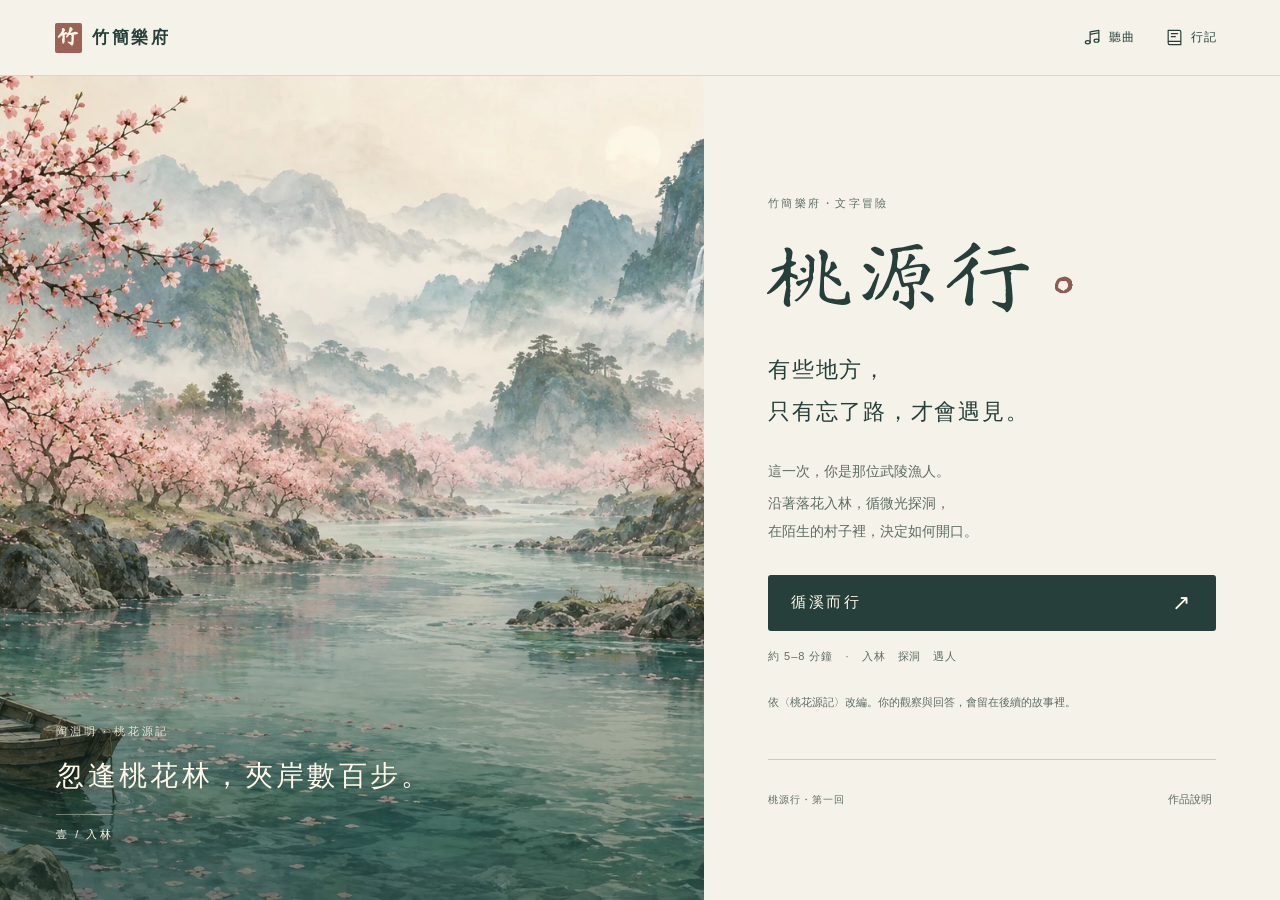
<file: adventure/index.html>
<!doctype html>
<html lang="zh-Hant">
<head>
<meta charset="utf-8"><meta name="viewport" content="width=device-width,initial-scale=1,viewport-fit=cover">
<meta name="theme-color" content="#f5f2e9">
<title>桃源行｜竹簡樂府文字冒險</title>
<meta name="description" content="成為那位緣溪而行的漁人。走入桃林、穿過山口、與村人交談，讓你的選擇留在故事裡。">
<link rel="icon" href="../favicon.png"><link rel="preload" as="image" href="./assets/forest.webp">
<link rel="stylesheet" href="./style.css?v=20261015c">
<script defer src="./story.js?v=20261015c"></script><script defer src="./app.js?v=20261015c"></script>
</head>
<body>
<a class="skip" href="#reading">跳到故事</a>
<header class="topbar"><a class="brand" href="../" aria-label="回竹簡樂府"><span class="seal" aria-hidden="true">竹</span><span>竹簡樂府</span></a>
<div class="tools"><button id="music" class="tool" aria-label="播放桃花源記歌曲" aria-pressed="false"><svg viewBox="0 0 24 24" aria-hidden="true"><path d="M9 18V5l11-2v13M9 8l11-2"/><ellipse cx="6" cy="18" rx="3" ry="2"/><ellipse cx="17" cy="16" rx="3" ry="2"/></svg><span id="music-label">聽曲</span></button><button id="journal" class="tool"><svg viewBox="0 0 24 24" aria-hidden="true"><path d="M4 3h14a2 2 0 0 1 2 2v16H6a2 2 0 0 1-2-2V3Zm0 14h16M8 7h8M8 11h5"/></svg><span>行記</span></button></div></header>
<main class="layout">
<section class="landscape" aria-label="故事場景">
<img id="scene" src="./assets/forest.webp" alt="桃花夾岸，漁舟停在青綠溪水邊" width="1536" height="1024" fetchpriority="high">
<div class="art-wash"></div><div class="petals" aria-hidden="true"><i></i><i></i><i></i><i></i><i></i></div>
<div class="scene-caption"><span class="scene-kicker">陶淵明 · 桃花源記</span><p id="scene-line">忽逢桃花林，夾岸數百步。</p><span id="scene-count">壹 / 入林</span></div>
</section>
<section class="reading" id="reading">
<div id="welcome" class="welcome">
<p class="eyebrow">竹簡樂府・文字冒險</p><h1>桃源行<span class="title-dot">。</span></h1>
<p class="tagline">有些地方，<br>只有忘了路，才會遇見。</p>
<div class="intro"><p>這一次，你是那位武陵漁人。</p><p>沿著落花入林，循微光探洞，<br>在陌生的村子裡，決定如何開口。</p></div>
<button class="primary" id="start">循溪而行 <span aria-hidden="true">↗</span></button>
<button class="resume" id="resume" hidden>接續上次的旅程 <span aria-hidden="true">→</span></button>
<p class="duration">約 5–8 分鐘 <span>·</span> 入林　探洞　遇人</p>
<p class="adaptation">依〈桃花源記〉改編。你的觀察與回答，會留在後續的故事裡。</p>
</div>
<article id="play" hidden>
<nav class="chapters" aria-label="旅程進度"><span data-chapter="0">壹 入林</span><b></b><span data-chapter="1">貳 探洞</span><b></b><span data-chapter="2">參 遇人</span></nav>
<div id="passage"><p class="eyebrow" id="moment"></p><h1 id="story-title" tabindex="-1"></h1><div id="prose" class="prose"></div><p id="echo" class="echo" hidden></p><div class="choices" id="choices" aria-label="選擇你的行動"></div><div id="ending" hidden></div></div>
<div class="reading-tools"><button id="back">← 上一個選擇</button><button id="source">讀這一段原文 <span aria-hidden="true">↗</span></button></div>
</article>
<footer class="footnote"><span>桃源行・第一回</span><button id="about">作品說明</button></footer>
</section>
</main>
<p id="status" class="status" role="status"></p>
<dialog id="sheet" aria-labelledby="sheet-title"><div class="sheet-head"><h2 id="sheet-title"></h2><button id="close-sheet" aria-label="關閉視窗">×</button></div><div id="sheet-body"></div></dialog>
<audio id="song" preload="none" loop src="../storybook-preview/original/song.mp3"></audio>
<noscript><p class="noscript">請啟用 JavaScript 開始文字冒險。也可以<a href="../">回竹簡樂府聽曲</a>。</p></noscript>
</body></html>
</file>
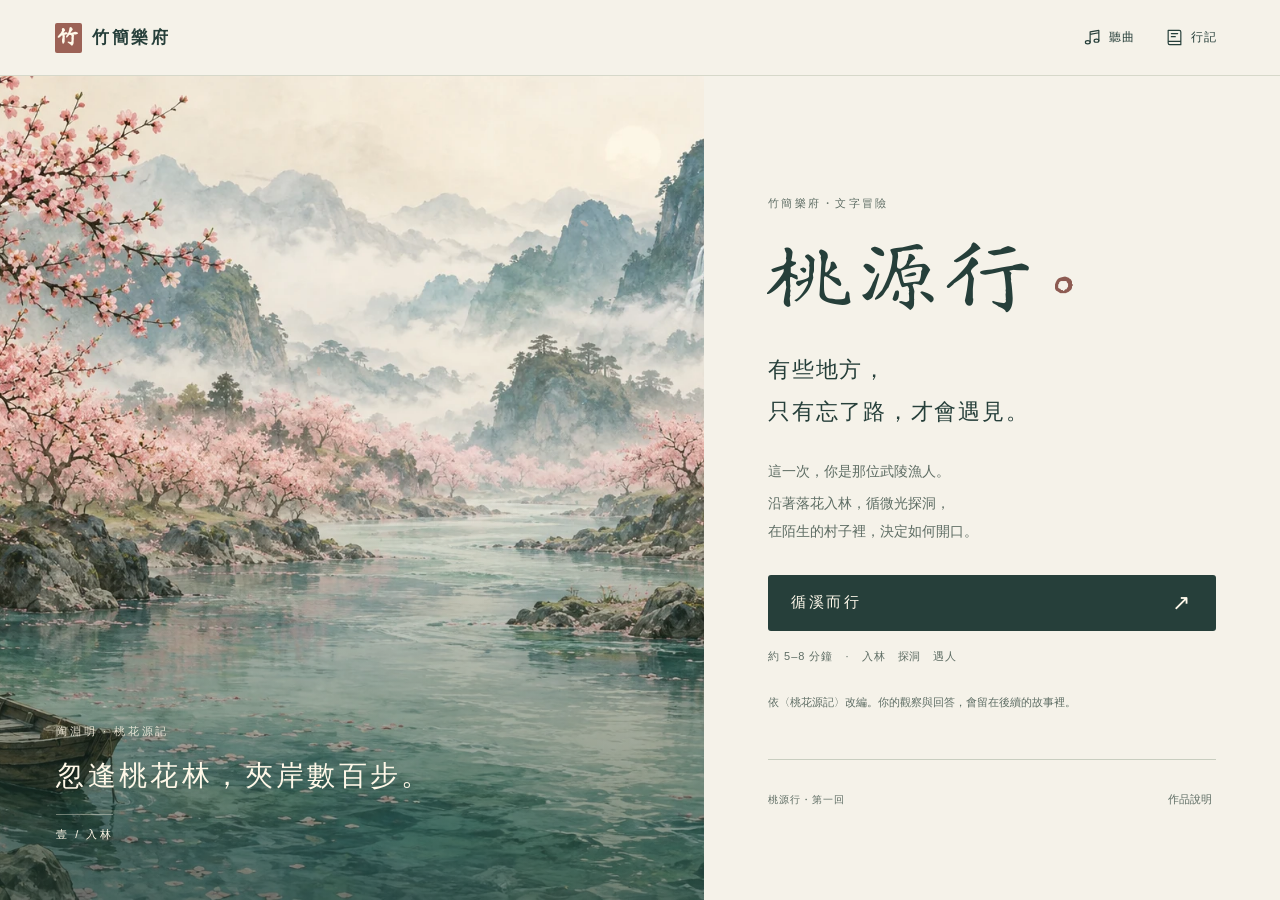
<file: storybook-preview/index.html>
<!doctype html><html lang="zh-Hant"><meta charset="utf-8"><meta name="viewport" content="width=device-width,initial-scale=1"><meta http-equiv="refresh" content="0;url=../adventure/"><title>前往桃源行｜竹簡樂府</title><style>body{background:#f5f2e9;color:#263f3a;font:18px/2 serif;padding:12vh 8vw}a{color:inherit}</style><h1>桃源行</h1><p>竹簡樂府的文字冒險已開放。</p><a href="../adventure/">開始「入林・探洞・遇人」→</a></html>
</file>
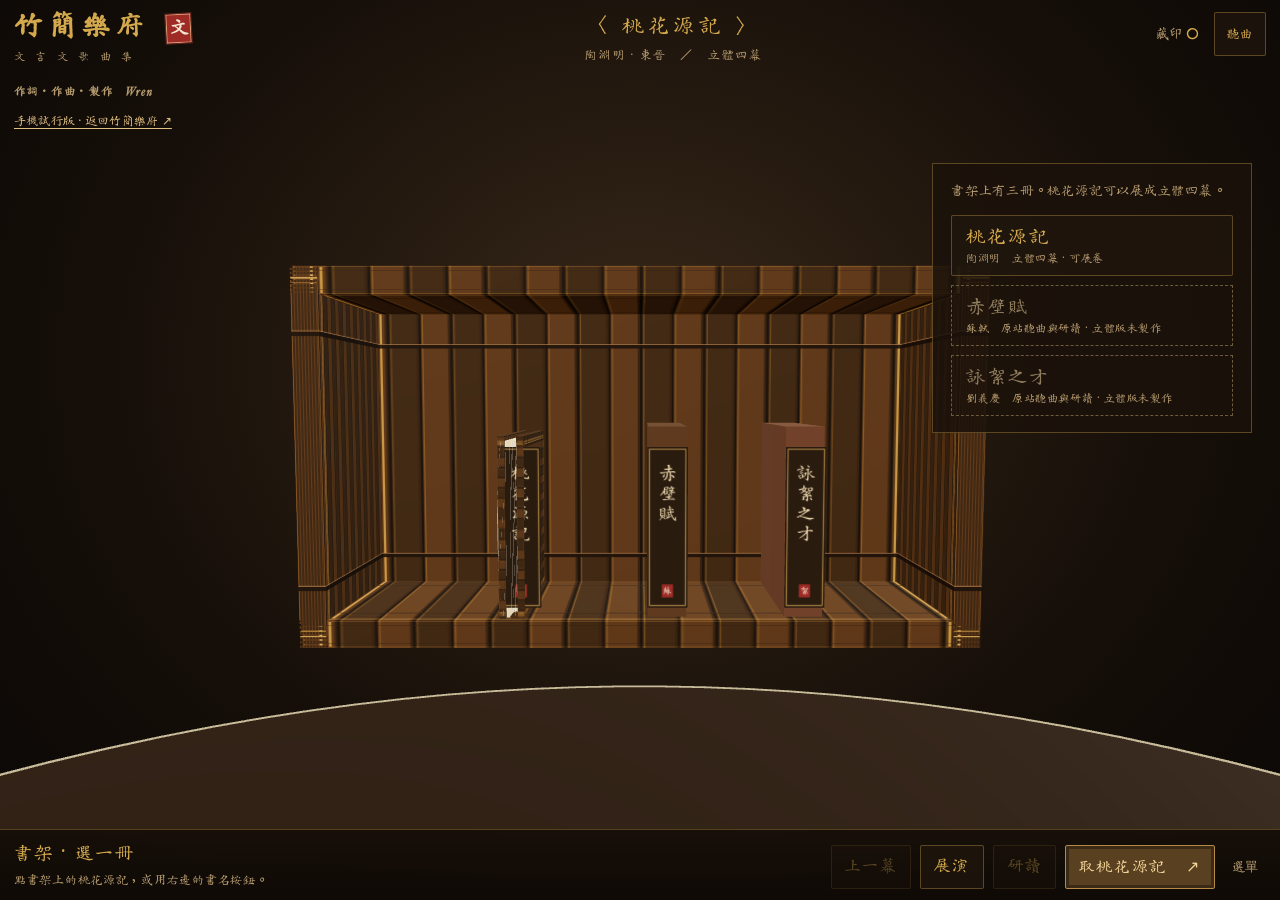
<file: storybook-preview/index-3d.html>
<!doctype html>
<html lang="zh-Hant">
<head>
<meta charset="UTF-8">
<meta name="viewport" content="width=device-width,initial-scale=1,viewport-fit=cover">
<meta name="theme-color" content="#160f09">
<meta name="robots" content="noindex,nofollow">
<title>竹簡樂府｜桃花源記立體書・手機試行版</title>
<link rel="icon" href="original/favicon.png">
<link rel="stylesheet" href="style.css?v=20261013-immersive6">
<script defer src="vendor/three.min.js"></script>
<script defer src="data.js"></script>
<script defer src="app.js?v=20261013-immersive6"></script>
</head>
<body data-phase="loading" data-busy="true">

<header class="topbar">
  <div class="brand">
    <div>竹簡樂府 <span class="seal">文</span></div>
    <p>文 言 文 歌 曲 集</p>
    <small>作詞・作曲・製作　Wren</small>
    <a class="trial-link" href="https://nb41f002.github.io/bamboo-music/">手機試行版 · 返回竹簡樂府 ↗</a>
  </div>
  <div class="chapter"><span>〈 桃花源記 〉</span><p>陶淵明 · 東晉　／　立體四幕</p></div>
  <div class="top-actions">
    <span id="collection" title="本次體驗收集的印記">藏印 <b>〇</b></span>
    <button id="sound" aria-pressed="false" title="播放原站〈桃花源記〉歌曲">聽曲</button>
  </div>
</header>

<main>
  <p id="sceneProgress" aria-live="polite"></p>
  <div id="stage" aria-label="可操作的工筆立體書">
    <div id="canvas"></div>
    <p id="sceneCaption" aria-live="polite"></p>
    <div id="hotspots" aria-label="畫面上的景物按鈕"></div>

    <div id="coverTitle"><span>陶淵明</span><h1>桃花源記</h1><p>緣溪入林　忽逢桃源</p></div>

    <div id="shelfPanel">
      <p class="shelf-head">書架上有三冊。桃花源記可以展成立體四幕。</p>
      <ul id="shelfList"></ul>
    </div>

    <div id="assetNote" hidden></div>
  </div>

  <div id="loader" role="status"><span class="loading-seal">卷</span><p id="loadText">備紙・研墨・展卷</p></div>

  <div id="failure" hidden role="alert">
    <p id="failText">繪圖未能啟動。</p>
    <div class="fail-actions">
      <button id="retry" class="ink-button">重試立體書</button>
      <button id="toPlain">改用簡化閱讀</button>
    </div>
  </div>

  <aside id="reader" aria-label="研讀卷軸" inert>
    <div class="rod"></div>
    <div class="paper" tabindex="0" aria-label="原文、白話與字義研讀內容">
      <div class="read-head"><span id="readLabel">卷中研讀</span><button id="dismissReader" aria-label="收起研讀卷軸">收起 ×</button></div>

      <div id="reading">
        <h2 id="actTitle">緣溪入林</h2>
        <p class="sub" id="actLead">沿著溪流，走進文字裡。</p>

        <div id="focusBox" hidden>
          <p class="focus-label">此刻</p>
          <blockquote id="focusOriginal"></blockquote>
          <p id="focusPlain"></p>
        </div>

        <h3 class="block-head">原文</h3>
        <div id="originalBlock"></div>

        <h3 class="block-head">白話</h3>
        <div id="plainBlock"></div>

        <details id="glossBox"><summary>字義箋注</summary><div id="glossBlock"></div></details>

        <div class="ink-rule"></div>
        <h3 class="block-head">景物</h3>
        <div id="chips"></div>
        <p class="reading-hint" id="readingHint"></p>
      </div>

      <section id="quizHost" hidden></section>
    </div>
    <div class="rod"></div>
  </aside>

  <section id="plainRead" hidden aria-label="簡化閱讀">
    <div class="plain-inner">
      <h1>桃花源記 · 簡化閱讀</h1>
      <p class="plain-note" id="plainNote">此版用純文字呈現四幕原文、白話、字義與三題，內容與立體書相同。</p>
      <div id="plainBody"></div>
    </div>
  </section>

  <div id="toast" role="status"></div>
</main>

<footer class="bar">
  <div class="bar-title"><span id="phaseLabel">書架 · 選一冊</span><small id="hint">點書架上的桃花源記，或用右邊的書名按鈕。</small></div>
  <div class="bar-buttons">
    <button id="prev" disabled aria-label="上一幕">上一幕</button>
    <button id="auto" disabled>展演</button>
    <button id="study" disabled aria-expanded="false">研讀</button>
    <button id="primary" class="primary" disabled>選書</button>
    <details id="moreControls">
      <summary aria-label="更多操作">選單</summary>
      <div class="more-panel">
        <button id="next" disabled>下一頁</button>
        <button id="replay" disabled>重播本幕</button>
        <button id="backShelf" disabled>回書架</button>
        <button id="autoStop" hidden>退出展演</button>
        <button id="sfx" aria-pressed="true">音效</button>
        <button id="motion" aria-pressed="false">減少動態</button>
        <a href="https://nb41f002.github.io/bamboo-music/">返回竹簡樂府</a>
      </div>
    </details>
  </div>
</footer>

<audio id="song" src="original/song.mp3" preload="none"></audio>
</body>
</html>
</file>
<file: adventure/style.css>
@font-face{font-family:TitleKai;src:url('./assets/title.woff2') format('woff2');font-display:swap}
:root{--paper:#f5f2e9;--ink:#263f3a;--muted:#5e6d64;--accent:#8d5b52;--line:#c9cec0;--serif:"Songti TC","Noto Serif TC","PMingLiU",serif;--sans:-apple-system,BlinkMacSystemFont,"Microsoft JhengHei",sans-serif}
*{box-sizing:border-box}html{scroll-behavior:smooth}body{margin:0;background:var(--paper);color:var(--ink);font-family:var(--sans);-webkit-text-size-adjust:100%}button,a{-webkit-tap-highlight-color:transparent}button{font:inherit;color:inherit;cursor:pointer}button:disabled{opacity:.38;cursor:default}button,a{touch-action:manipulation}a{color:inherit}button:focus-visible,a:focus-visible{outline:2px solid var(--accent);outline-offset:5px}button{border:0;background:none}svg{width:19px;height:19px;fill:none;stroke:currentColor;stroke-width:1.5;stroke-linecap:round;stroke-linejoin:round}[hidden]{display:none!important}
.topbar{height:76px;display:flex;align-items:center;justify-content:space-between;padding:0 4.3vw;position:relative;z-index:5;background:var(--paper);border-bottom:1px solid #d6d8ca}.brand{display:flex;align-items:center;gap:10px;text-decoration:none;letter-spacing:.15em;font-family:var(--serif);font-size:17px;font-weight:600}.seal{font-family:TitleKai,var(--serif);background:#9c6256;color:#fff9e9;display:grid;place-items:center;width:27px;height:30px;font-size:21px;border-radius:2px}.tools{display:flex;gap:14px}.tool{min-height:44px;display:flex;align-items:center;gap:7px;font-size:12px;letter-spacing:.08em;padding:8px}.tool[aria-pressed="true"]{color:var(--accent)}.layout{display:grid;grid-template-columns:minmax(0,1.1fr) minmax(430px,.9fr);min-height:calc(100svh - 76px)}.landscape{height:calc(100svh - 76px);position:sticky;top:0;overflow:hidden;background:#b9c6b8}.landscape>img{width:100%;height:100%;object-fit:cover;object-position:50% 50%;display:block;transition:opacity .4s ease}.art-wash{position:absolute;inset:0;background:linear-gradient(180deg,transparent 45%,#17383290 100%);pointer-events:none}.scene-caption{position:absolute;left:8%;right:8%;bottom:7%;color:#fff8e8;text-shadow:0 1px 10px #17383266}.scene-kicker{font-size:11px;letter-spacing:.24em;opacity:.85}.scene-caption p{font-family:var(--serif);font-size:clamp(20px,2.2vw,31px);line-height:1.7;letter-spacing:.12em;margin:13px 0 24px}.scene-caption>span:last-child{font-size:11px;letter-spacing:.22em;padding-top:13px;border-top:1px solid #fff8e860}.reading{padding:clamp(40px,5vw,80px) clamp(28px,5vw,82px) 22px;max-width:760px;width:100%;margin:auto;align-self:center}.eyebrow{font-size:11px;letter-spacing:.22em;color:var(--muted);margin:0 0 20px}.welcome h1{font-family:TitleKai,var(--serif);font-weight:400;font-size:clamp(56px,6.4vw,90px);letter-spacing:.09em;margin:0 0 20px;line-height:1.2}.title-dot{color:var(--accent);font-size:.65em;letter-spacing:0}.tagline{font-family:var(--serif);font-size:22px;line-height:1.9;letter-spacing:.08em;margin:0 0 25px}.intro{font-size:14px;line-height:1.95;color:var(--muted);margin-bottom:30px}.intro p{margin:0 0 5px}.primary{width:100%;display:flex;align-items:center;justify-content:space-between;gap:12px;background:var(--ink);color:#fff9eb;min-height:54px;padding:15px 23px;font-size:15px;letter-spacing:.18em;border-radius:3px;transition:background .2s,transform .2s}.primary:hover{background:#3f6155}.primary span{font-size:22px}.resume{width:100%;border-bottom:1px solid var(--line);padding:15px 0;display:flex;justify-content:space-between;font-size:13px;min-height:48px}.duration{font-size:11px;letter-spacing:.09em;color:var(--muted);margin:18px 0}.duration span{margin:0 8px}.adaptation{font-size:11px;line-height:1.9;color:var(--muted);max-width:330px;margin-top:28px}.footnote{display:flex;justify-content:space-between;align-items:center;margin-top:46px;padding-top:18px;border-top:1px solid var(--line);font-size:10px;letter-spacing:.1em;color:var(--muted);gap:8px}.footnote button{min-height:44px;font-size:11px;padding:0 4px}.chapters{display:flex;align-items:center;gap:12px;font-size:10px;letter-spacing:.1em;color:var(--muted);margin-bottom:35px}.chapters span{white-space:nowrap}.chapters b{height:1px;flex:1;background:#d7d9cf}.chapters .current{color:var(--accent);font-weight:700}.chapters .done{color:var(--ink)}#play .eyebrow{margin-bottom:12px;color:var(--accent)}#story-title{font-family:var(--serif);font-weight:500;letter-spacing:.09em;font-size:29px;line-height:1.5;margin:0 0 22px;outline:none}.prose p{font-family:var(--serif);font-size:17px;line-height:2.05;letter-spacing:.035em;margin:0 0 15px}.echo{font-size:12px;line-height:1.8;color:#8c5d52;padding:10px 0 10px 14px;border-left:2px solid #bc8d7f;margin:22px 0}.choices{margin-top:24px;border-top:1px solid var(--line)}.choice{display:grid;grid-template-columns:24px 1fr 16px;gap:10px;align-items:center;width:100%;text-align:left;font-size:14px;line-height:1.7;padding:18px 4px;border-bottom:1px solid var(--line);min-height:58px;transition:background .2s,padding .2s}.choice:hover{background:#e7eadf;padding-left:10px}.choice small{font-size:10px;color:var(--accent)}.choice .arrow{font-size:18px;color:#84978a}.reading-tools{display:flex;justify-content:space-between;gap:10px;margin-top:26px}.reading-tools button{font-size:11px;min-height:44px;padding:6px 0;color:var(--muted)}#passage.enter{animation:arrive .35s ease-out}.end-label{font-size:11px;letter-spacing:.2em;color:var(--accent);margin-bottom:18px}.end-note{font-family:var(--serif);font-size:17px;line-height:1.8;margin:26px 0}.trace{list-style:none;padding:0;margin:20px 0 26px}.trace li{font-size:12px;line-height:1.9;padding:9px 0;border-bottom:1px solid #daddd2}.trace li:before{content:'·';color:var(--accent);margin-right:12px}.ending-actions{display:grid;gap:12px}.ending-actions .secondary{border:1px solid var(--line);min-height:48px;border-radius:3px;font-size:13px}.end-finish{font-size:11px;color:var(--muted);line-height:1.9;margin:25px 0 0}.skip{position:fixed;top:-100px;left:10px;padding:10px;background:var(--paper);z-index:30}.skip:focus{top:10px}.status{position:fixed;bottom:20px;left:50%;transform:translateX(-50%);z-index:40;background:var(--ink);color:white;font-size:13px;padding:12px 20px;border-radius:4px;max-width:calc(100% - 32px);width:max-content;box-shadow:0 3px 24px #0002}.status:empty{display:none}dialog{color:var(--ink);border:1px solid var(--line);border-radius:6px;background:var(--paper);padding:24px 28px;width:min(560px,calc(100% - 28px));max-height:82svh;overflow:auto;box-shadow:0 20px 80px #102b3244}dialog::backdrop{background:#142e3466;backdrop-filter:blur(4px)}.sheet-head{display:flex;justify-content:space-between;align-items:center;gap:12px;border-bottom:1px solid var(--line);padding-bottom:12px;margin-bottom:22px}.sheet-head h2{font-family:var(--serif);font-size:23px;font-weight:500;margin:0}.sheet-head button{font-size:29px;min-width:44px;min-height:44px}.sheet-copy{font-size:14px;line-height:2}.sheet-copy blockquote{font-family:var(--serif);font-size:18px;line-height:2;margin:18px 0;padding-left:18px;border-left:2px solid #b48a78}.sheet-copy h3{font-size:15px;margin-top:26px}.journey{list-style:none;margin:0;padding:0}.journey li{border-left:1px solid var(--line);padding:0 0 24px 18px;position:relative}.journey li:before{position:absolute;content:'';width:5px;height:5px;background:var(--accent);left:-3px;top:8px;border-radius:50%}.journey small{color:var(--muted);font-size:10px;letter-spacing:.1em}.journey p{margin:7px 0;font-size:14px;line-height:1.8}.journey .note{font-size:12px;color:var(--accent)}.sheet-note{font-size:11px;line-height:1.9;color:var(--muted);margin:24px 0}.noscript{position:fixed;inset:20% 15%;background:var(--paper);padding:30px;z-index:60}.petals{position:absolute;inset:0;overflow:hidden;pointer-events:none}.petals i{position:absolute;top:-20px;width:8px;height:5px;border-radius:80% 15% 80% 10%;background:#e8b8a7;opacity:.65;animation:fall 18s linear infinite;left:20%}.petals i:nth-child(2){left:40%;animation-delay:-8s;animation-duration:22s}.petals i:nth-child(3){left:60%;animation-delay:-13s;animation-duration:26s}.petals i:nth-child(4){left:80%;animation-delay:-4s;animation-duration:21s}.petals i:nth-child(5){left:30%;animation-delay:-17s;animation-duration:28s}body[data-scene="1"] .petals,body[data-scene="2"] .petals{display:none}
@keyframes fall{to{transform:translate(90px,95vh) rotate(300deg);opacity:0}}@keyframes arrive{from{opacity:.35;transform:translateY(7px)}to{opacity:1;transform:none}}
@media(min-width:1400px){.reading{padding-left:80px;padding-right:80px}.layout{grid-template-columns:1.12fr 1fr}}
@media(max-width:760px){.topbar{height:58px;padding:0 21px;position:relative}.brand{font-size:15px;gap:8px}.seal{width:24px;height:26px;font-size:19px}.tools{gap:4px}.tool{padding:8px 6px;font-size:11px}.layout{display:block;min-height:0}.landscape{height:clamp(225px,35svh,330px);position:relative;top:auto}.landscape>img{object-position:50% 57%}.scene-caption{left:24px;right:24px;bottom:23px}.scene-kicker{font-size:9px;letter-spacing:.2em}.scene-caption p{font-size:18px;letter-spacing:.08em;margin:8px 0 0}.scene-caption>span:last-child{display:none}.art-wash{background:linear-gradient(180deg,transparent 25%,#17383285 100%)}.reading{padding:30px 26px 14px;max-width:550px;scroll-margin-top:16px}.welcome h1{font-size:62px;margin-bottom:13px}.welcome .eyebrow{margin-bottom:15px;font-size:10px}.tagline{font-size:20px;line-height:1.8;margin-bottom:16px}.intro{font-size:13px;line-height:1.9;margin-bottom:22px}.intro p:first-child{margin-bottom:7px}.duration{font-size:10px}.adaptation{margin-top:19px}.footnote{margin-top:28px;padding-top:8px}.chapters{margin-bottom:26px;font-size:10px;gap:10px}#story-title{font-size:27px;margin-bottom:16px}.prose p{font-size:17px;line-height:1.95;margin-bottom:14px}.choice{font-size:14px;padding:16px 0;min-height:56px;gap:6px;grid-template-columns:22px 1fr 15px}.choices{margin-top:20px}.reading-tools{margin-top:15px}.echo{margin:18px 0;font-size:12px}#play .eyebrow{font-size:10px}dialog{padding:18px 22px}.end-note{font-size:16px}.status{bottom:max(18px,env(safe-area-inset-bottom))}body.playing .landscape{height:clamp(195px,29svh,270px)}body.playing .reading{padding-top:25px}}
@media(max-width:350px){.topbar{padding:0 16px}.reading{padding-left:21px;padding-right:21px}.brand{font-size:14px}.tool svg{display:none}.scene-caption{left:21px}.scene-caption p{font-size:16px}#story-title{font-size:25px}.prose p{font-size:16px}.choice{font-size:13px}}
@media(prefers-reduced-motion:reduce){html{scroll-behavior:auto}*,*:before,*:after{animation:none!important;transition:none!important}}

/* Long journals retain a reachable close control. */
.sheet-head{position:sticky;top:-24px;background:var(--paper);z-index:2}
@media(max-width:760px){.sheet-head{top:-18px}}
</file>
<file: storybook-preview/style.css>
@font-face{font-family:HuiWen;src:url('original/HuiWenKai-subset.woff2') format('woff2');font-display:swap}

:root{
  --gold:#d4a94e; --dim:#b69b6f; --paper:#efe2c4; --ink:#403426;
  --line:rgba(212,169,78,.35); --red:#9e2b25;
}
*{box-sizing:border-box}
html,body{margin:0;height:100%;overflow:hidden}
body{
  display:grid; grid-template-rows:auto 1fr auto;
  background:radial-gradient(ellipse at 50% 40%,#382819 0,#160f09 58%,#0a0705 100%);
  color:var(--paper); font-family:HuiWen,'Noto Serif TC',serif;
}
[hidden]{display:none!important}

button{
  font:inherit; color:var(--gold); border:1px solid var(--line); background:#22180fa8;
  border-radius:2px; min-height:44px; padding:9px 16px; cursor:pointer; letter-spacing:.1em;
  transition:background .2s,border-color .2s,opacity .2s;
}
button:hover:not(:disabled){background:#533b21;border-color:#d4a94e}
button:focus-visible,summary:focus-visible{outline:2px solid #dbb873;outline-offset:3px}
button:disabled{opacity:.35;cursor:default}

/* ── 上方標題列 ───────────────────────────── */
.topbar{display:flex;align-items:flex-start;justify-content:space-between;gap:16px;padding:20px 32px 12px}
.brand{color:var(--gold);font-size:28px;letter-spacing:.2em;font-weight:700;white-space:nowrap}
.brand p{font-size:11px;font-weight:400;letter-spacing:.34em;color:var(--dim);margin:8px 0 10px}
.brand small{font-size:11px;letter-spacing:.13em;color:var(--dim)}
.seal{
  display:inline-flex;width:25px;height:29px;align-items:center;justify-content:center;
  letter-spacing:0;font-size:18px;color:#f3e7d2;background:var(--red);
  border:1px solid #dc9f77;outline:1px solid #67251f;vertical-align:middle;margin-left:4px;transform:rotate(-3deg);
}
.chapter{text-align:center;padding-top:4px;font-size:21px;letter-spacing:.22em;color:var(--gold)}
.chapter p{font-size:12px;letter-spacing:.14em;color:var(--dim);margin-top:11px}
.top-actions{display:flex;align-items:center;gap:9px;font-size:13px;flex-wrap:wrap;justify-content:flex-end}
.top-actions button{padding:6px 12px;font-size:12px;min-height:38px}
.top-actions>span{color:var(--dim);padding-right:6px}
#collection b{color:var(--gold);font-weight:400}
#collection.received{animation:stampReceive .7s ease}

/* ── 舞台 ─────────────────────────────────── */
main{position:relative;min-height:0}
#stage{position:absolute;inset:0;transition:right .6s cubic-bezier(.22,.8,.2,1),bottom .6s;touch-action:manipulation}
#canvas,#canvas canvas{display:block;width:100%;height:100%}

#coverTitle{
  position:absolute;left:50%;top:32%;transform:translate(-50%,-50%);
  pointer-events:none;text-align:center;transition:opacity .35s;opacity:0;
}
#coverTitle span{font-size:12px;letter-spacing:.25em;color:#dcc396}
#coverTitle h1{font-size:34px;font-weight:400;letter-spacing:.2em;margin:12px 0}
#coverTitle p{font-size:12px;color:var(--dim);letter-spacing:.2em}

/* 畫面上的景物按鈕；與研讀區的景物按鈕功能相同 */
#hotspots{position:absolute;inset:0;pointer-events:none}
#hotspots.dim{opacity:0;transition:opacity .3s}
#hotspots button{
  position:absolute;transform:translate(-50%,-50%);pointer-events:auto;
  font-size:12px;min-height:34px;padding:6px 13px;border-radius:20px;
  border:1px solid #d6b274aa;background:#261b12ed;color:#f1d59b;
  box-shadow:0 4px 18px #0005;white-space:nowrap;
}
#hotspots button:before{
  content:'';display:inline-block;width:5px;height:5px;background:#e0b56e;
  border-radius:50%;margin-right:7px;box-shadow:0 0 8px #f7c875;
}
#hotspots button.done{opacity:.55;border-color:#8d7549aa}
#hotspots button.done:before{background:#8d7549;box-shadow:none}

#shelfPanel{
  position:absolute;right:28px;top:18px;width:min(30vw,320px);
  background:#1b120bdc;border:1px solid var(--line);padding:16px 18px;
}
.shelf-head{margin:0 0 12px;font-size:13px;line-height:1.8;color:var(--dim);letter-spacing:.06em}
#shelfList{list-style:none;margin:0;padding:0;display:grid;gap:9px}
#shelfList b{display:block;font-size:19px;letter-spacing:.1em;font-weight:400}
#shelfList span{display:block;font-size:11px;color:var(--dim);margin-top:6px;letter-spacing:.05em}
.shelf-pick{width:100%;text-align:left;padding:11px 14px}
.shelf-off{padding:11px 14px;border:1px dashed #6d5c3c;color:#8e7c5c}

#assetNote{
  position:absolute;left:24px;bottom:16px;max-width:min(52vw,460px);
  background:#2a1a10e8;border:1px solid #a9682faa;color:#f0cfa0;
  font-size:12px;line-height:1.8;padding:10px 14px;letter-spacing:.04em;
}

/* ── 研讀卷軸 ─────────────────────────────── */
#reader{
  position:absolute;right:28px;top:12px;bottom:12px;width:min(33vw,390px);
  z-index:9;display:flex;flex-direction:column;
  transform:translateX(calc(100% + 45px));opacity:0;pointer-events:none;
  transition:transform .6s cubic-bezier(.16,1,.3,1),opacity .4s;
}
body.reading #reader{transform:none;opacity:1;pointer-events:auto}
body.reading #stage{right:min(33vw,420px)}
.rod{
  height:15px;min-height:15px;margin:0 -11px;border-radius:9px;
  background:linear-gradient(#846039,#51391f 36%,#2b1b0f 65%,#674728);
  border:1px solid #b690515e;box-shadow:0 6px 14px #0008;z-index:2;
}
.paper{
  background:radial-gradient(ellipse at 30% 20%,#f3e9d6,#e9dab9);
  color:var(--ink);padding:20px 24px 26px;overflow:auto;flex:1;min-height:0;
  -webkit-overflow-scrolling:touch;overscroll-behavior:contain;
  box-shadow:inset 0 15px 18px -18px #392813b0,inset 0 -15px 18px -18px #392813b0,0 15px 38px #0005;
  border-left:1px solid var(--dim);border-right:1px solid var(--dim);
  scrollbar-width:thin;scrollbar-color:#af946e transparent;
}
.read-head{
  display:flex;justify-content:space-between;align-items:center;gap:10px;
  color:#84664b;font-size:12px;letter-spacing:.12em;padding-bottom:11px;border-bottom:1px solid #b6a27e77;
}
.read-head button{color:#745238;min-height:36px;font-size:12px;border:none;background:none;padding:4px 0 4px 8px}
.read-head button:hover:not(:disabled){background:transparent;color:#a02f27}
.paper h2{font-weight:400;font-size:26px;line-height:1.5;letter-spacing:.04em;margin:18px 0 6px}
.paper .sub{color:#857257;font-size:12px;line-height:1.8;margin:0 0 4px}
.block-head{
  font-size:12px;font-weight:400;letter-spacing:.3em;color:#8a6a45;
  margin:20px 0 6px;padding-bottom:5px;border-bottom:1px solid #b6a27e55;
}
.paper blockquote.orig{font-size:23px;line-height:1.85;margin:12px 0;border-left:2px solid #a34537;padding-left:14px}
.paper p.plain{font-size:17px;line-height:1.95;margin:10px 0;color:#4d4031}
#focusBox{background:#e3d2ad8c;border:1px solid #c3a978;padding:4px 14px 10px;margin-top:16px}
.focus-label{font-size:11px!important;letter-spacing:.3em;color:#8a6a45;margin:10px 0 0}
#focusBox blockquote{margin:8px 0!important;font-size:21px!important}
#focusBox p{font-size:15px!important;color:#5a4a36}
summary{cursor:pointer;color:#924735;font-size:16px;padding:10px 0}
.paper dl{margin:4px 0 0}
.paper dt{font-size:16px;color:#6a3f2d;margin-top:10px}
.paper dd{font-size:14px;line-height:1.8;margin:3px 0 0 14px;color:#584936}
.ink-rule{height:1px;background:linear-gradient(90deg,#9c7d4a66,transparent);margin:18px 0}
.reading-hint{font-size:13px!important;color:#887455;line-height:1.8}
#chips{display:flex;flex-wrap:wrap;gap:8px;margin:4px 0 12px}
.chip{
  color:#5f4530;border-color:#b8a078;background:#e7d7b4;
  min-height:40px;padding:8px 13px;font-size:15px;
}
.chip:hover:not(:disabled){background:#dcc69e}
.chip.done{opacity:.6;border-style:dashed}
.chip.done:after{content:'　✓'}

.answers{display:grid;gap:9px;margin-top:18px}
.answers button{
  background:transparent;color:#614831;border-color:#b8a078;
  text-align:left;padding:13px 14px;font-size:17px;line-height:1.5;
}
.answers button:hover{background:#ddc9a4}
.answers button[aria-pressed=true]{border:2px solid #846641;background:#dfc9a5}
.feedback{font-size:15px!important;min-height:52px;line-height:1.8;color:#5b4a35}
.cite{font-size:13px!important;color:#8a7658;line-height:1.8}
.ink-button{background:#903f32;color:#fff0d1;border:1px solid #713025;padding:12px;width:100%}
.ink-button:hover:not(:disabled){background:#713025}

/* ── 底部控制列 ───────────────────────────── */
.bar{
  display:flex;justify-content:space-between;align-items:center;gap:18px;
  padding:14px 32px;background:linear-gradient(0deg,#0f0a06f5,#181009ed);
  border-top:1px solid var(--line);z-index:12;
}
.bar-title{display:flex;flex-direction:column;gap:8px;color:var(--gold);font-size:18px;letter-spacing:.12em}
.bar-title small{font-size:12px;letter-spacing:.06em;color:var(--dim);line-height:1.6;max-width:46ch}
.bar-buttons{display:flex;gap:9px;flex-wrap:wrap;justify-content:flex-end}
.bar-buttons button{padding:8px 13px}
.primary{min-width:150px;background:#594021;color:#f3d498;border-color:#b58a44;box-shadow:inset 0 0 0 3px #1e140b80}
.primary span{margin-left:14px}

/* ── 載入、錯誤、簡化閱讀 ─────────────────── */
#loader{
  position:absolute;inset:0;z-index:15;display:flex;flex-direction:column;
  align-items:center;justify-content:center;gap:18px;background:#170f09;
  transition:opacity .5s;color:var(--dim);font-size:15px;letter-spacing:.2em;
}
#loader.hidden{opacity:0;pointer-events:none}
.loading-seal{
  width:48px;height:55px;background:#862e28;color:#f5dcae;font-size:32px;
  display:grid;place-items:center;border:1px solid #c09062;animation:breathe 1.7s infinite;
}
#failure{
  position:absolute;left:0;right:0;top:0;z-index:22;
  display:flex;align-items:center;justify-content:space-between;gap:14px;flex-wrap:wrap;
  background:#2b1710f2;border-bottom:1px solid #a9682f;padding:12px 24px;
  color:#f3d6ae;font-size:14px;line-height:1.8;
}
#failure p{margin:0;max-width:62ch}
.fail-actions{display:flex;gap:10px}
.fail-actions .ink-button{width:auto;min-width:150px}

#plainRead{position:absolute;inset:0;z-index:18;overflow:auto;background:#140d08}
.plain-inner{max-width:760px;margin:0 auto;padding:68px 24px 80px}
#plainRead h1{font-size:28px;font-weight:400;letter-spacing:.16em;color:var(--gold)}
.plain-note{color:var(--dim);font-size:13px;line-height:1.9}
.plain-act{
  background:radial-gradient(ellipse at 30% 10%,#f3e9d6,#e9dab9);
  color:var(--ink);padding:10px 26px 26px;margin:22px 0;
  border:1px solid var(--dim);box-shadow:0 14px 30px #0006;
}
.plain-act h2{font-size:24px;font-weight:400;letter-spacing:.1em;margin:20px 0 4px}
.plain-act h3{
  font-size:12px;font-weight:400;letter-spacing:.3em;color:#8a6a45;
  margin:20px 0 6px;padding-bottom:5px;border-bottom:1px solid #b6a27e55;
}
.plain-act blockquote.orig{font-size:21px;line-height:1.9;margin:10px 0;border-left:2px solid #a34537;padding-left:14px}
.plain-act p.plain{font-size:16px;line-height:1.95;color:#4d4031}
.plain-act dt{font-size:15px;color:#6a3f2d;margin-top:9px}
.plain-act dd{font-size:14px;line-height:1.8;margin:3px 0 0 14px;color:#584936}
.plain-spot{border-top:1px dashed #b6a27e88;padding-top:4px;margin-top:12px}
.spot-name{font-size:13px!important;letter-spacing:.14em;color:#8a6a45}
body.plain-mode #stage,body.plain-mode #reader,body.plain-mode .bar{display:none}
body.plain-mode{grid-template-rows:auto 1fr}

#toast{
  position:absolute;bottom:22px;left:50%;transform:translate(-50%,15px);
  background:#23180feb;border:1px solid #b88b415f;color:#ecd6b1;
  font-size:14px;line-height:1.7;letter-spacing:.06em;max-width:80%;
  padding:12px 22px;opacity:0;pointer-events:none;z-index:20;text-align:center;
  transition:opacity .3s,transform .3s;
}
#toast.visible{opacity:1;transform:translate(-50%,0)}

@keyframes breathe{50%{opacity:.5}}
@keyframes stampReceive{50%{transform:scale(1.4);text-shadow:0 0 18px #ffde9c}}

/* ── 窄螢幕與橫向 ─────────────────────────── */
@media(max-width:1100px){
  .chapter{display:none}
  .topbar{padding:16px 20px 10px}
  #reader{right:18px;width:330px}
  body.reading #stage{right:356px}
  .bar{padding:12px 20px}
  #shelfPanel{right:18px;width:300px}
  #assetNote{left:18px;max-width:min(60vw,420px)}
}

@media(max-width:760px){
  .topbar{padding:12px 14px 8px;gap:8px}
  .brand{font-size:22px}
  .brand p{font-size:10px;margin:6px 0 0}
  .brand small{display:none}
  .seal{width:21px;height:25px;font-size:16px}
  .top-actions{gap:5px}
  .top-actions button{padding:5px 8px;font-size:11px;min-height:36px}
  #collection{display:none}

  #shelfPanel{left:12px;right:12px;top:10px;width:auto}
  #assetNote{left:12px;right:12px;bottom:10px;max-width:none;font-size:11px}

  #reader{left:12px;right:12px;bottom:10px;top:auto;width:auto;height:min(46vh,340px);transform:translateY(60px)}
  body.reading #reader{transform:none}
  body.reading #stage{right:0;bottom:min(46vh,340px)}
  .rod{height:11px;min-height:11px}
  .paper{padding:14px 18px 20px}
  .paper h2{font-size:23px;margin-top:12px}
  .paper blockquote.orig{font-size:20px}
  .paper p.plain{font-size:16px}
  .chip{font-size:14px;min-height:38px;padding:7px 11px}

  .bar{padding:10px 14px;gap:8px;align-items:stretch;flex-direction:column}
  .bar-title{font-size:15px;gap:4px}
  .bar-title small{font-size:10.5px;max-width:none;line-height:1.5}
  .bar-buttons button{padding:7px 10px;font-size:13px;min-height:40px;letter-spacing:.04em}
  .primary{flex:1;min-width:110px}
  #hotspots button{font-size:11px;padding:5px 10px}
  #toast{bottom:14px;width:92%;max-width:92%;font-size:12px;padding:9px 13px}
  .plain-inner{padding:72px 14px 60px}
  .plain-act{padding:8px 16px 18px}
  #failure{padding:10px 14px;font-size:12.5px}
  .fail-actions .ink-button{min-width:120px}
}

/* 橫向、矮螢幕：標題列與控制列壓扁，研讀區回到右側 */
@media(max-height:560px) and (orientation:landscape){
  .brand p,.brand small{display:none}
  .brand{font-size:19px}
  .topbar{padding:8px 14px 4px}
  .bar{flex-direction:row;padding:8px 14px;gap:10px}
  .bar-title{font-size:13px}
  .bar-title small{font-size:10px}
  .bar-buttons button{min-height:36px;padding:6px 10px;font-size:12px}
  .primary{min-width:104px}
  #reader{left:auto;right:12px;top:8px;bottom:8px;height:auto;width:min(44vw,340px);transform:translateX(calc(100% + 30px))}
  body.reading #reader{transform:none}
  body.reading #stage{right:min(44vw,352px);bottom:0}
  .paper h2{font-size:20px;margin-top:8px}
  .paper blockquote.orig{font-size:18px;margin:8px 0}
  .paper p.plain{font-size:15px}
  #coverTitle h1{font-size:26px}
}

@media(prefers-reduced-motion:reduce){
  *,*:before,*:after{animation:none!important;transition-duration:.01s!important}
}
body.reduce *{animation:none!important;transition-duration:.01s!important}

/* Mobile trial copy: source 07 remains unchanged. */
html{height:100%}
body{height:100vh;height:100dvh;min-height:0}
.topbar{padding-top:max(12px,env(safe-area-inset-top));padding-left:max(14px,env(safe-area-inset-left));padding-right:max(14px,env(safe-area-inset-right))}
.bar{padding-bottom:max(10px,env(safe-area-inset-bottom));padding-left:max(14px,env(safe-area-inset-left));padding-right:max(14px,env(safe-area-inset-right))}
.trial-link{display:block;width:max-content;max-width:100%;margin-top:8px;padding:5px 0;color:#e0bf83;font-size:12px;font-weight:400;letter-spacing:.02em;text-decoration:underline;text-underline-offset:3px;white-space:normal}
.trial-link:focus-visible{outline:2px solid #dbb873;outline-offset:3px}
.top-actions button,#hotspots button,.bar-buttons button,.read-head button,.chip{min-height:44px;min-width:44px}
@media(max-width:760px) and (orientation:portrait){
  .topbar{align-items:flex-start}
  .brand{font-size:20px}
  .top-actions{max-width:48%;gap:4px}
  .top-actions button{font-size:11px;padding:5px 7px}
  .trial-link{font-size:11px}
  #reader{height:min(58%,340px)}
  body.reading #stage{bottom:min(58%,340px)}
  .bar{gap:6px}
  .bar-buttons{gap:6px}
  .bar-buttons button{padding:6px 9px}
}

/* Phone reading follows the page: long passages never sit behind a scroll rod
   or the controls. Keep the illustration separate from its touch targets. */
@media(max-width:760px) and (orientation:portrait),
      (max-width:960px) and (max-height:560px) and (orientation:landscape){
  html{height:auto;min-height:100%;overflow-x:hidden;overflow-y:auto}
  body{height:auto;min-height:100vh;min-height:100dvh;overflow:visible;
    grid-template-rows:auto minmax(300px,1fr) auto}
  main{min-height:300px}
  #stage{min-height:300px}
  #canvas{position:absolute;inset:0 0 64px;height:auto}
  #hotspots{inset:auto 10px 8px;display:flex;justify-content:center;
    align-items:center;flex-wrap:wrap;gap:7px;min-height:48px}
  #hotspots button{position:relative;left:auto!important;top:auto!important;
    transform:none;flex:0 1 auto;max-width:100%;white-space:normal;
    font-size:12px;line-height:1.5;padding:8px 11px;min-height:44px}
  #hotspots button.done{opacity:1;color:#d7c29c;background:#251d14;
    border-color:#8d7549}
  #hotspots button.done:before{content:'✓';width:auto;height:auto;
    color:#d7c29c;background:none;border-radius:0;font-size:11px}
  #stage:has(#hotspots button:nth-child(4)) #canvas{bottom:112px}
  body.reading main{display:flex;flex-direction:column;gap:12px}
  body.reading #stage{position:relative;inset:auto;flex:none;
    height:clamp(280px,42svh,360px);min-height:280px}
  #reader{display:none}
  body.reading #reader{display:flex;position:relative;inset:auto;
    width:calc(100% - 28px);height:auto;max-height:none;margin:0 14px 18px;
    transform:none;opacity:1;flex:none}
  .paper{overflow:visible;flex:none;padding:16px 18px 24px;
    -webkit-overflow-scrolling:auto;overscroll-behavior:auto}
  .rod{flex:none;margin:0 -8px}
  .read-head{position:relative;align-items:center}
  .paper .sub{font-size:14px}
  #focusBox blockquote{line-height:1.8;overflow-wrap:anywhere}
  #focusBox p{line-height:1.9}
  .bar{position:relative}
  .bar-title small{font-size:12px}
  .bar-buttons{display:grid;grid-template-columns:repeat(3,minmax(0,1fr))}
  .bar-buttons button{min-width:0;letter-spacing:0;padding:8px 6px}
  .bar-buttons .primary{grid-column:1 / -1;min-height:46px}
  #toast{position:fixed;bottom:max(16px,env(safe-area-inset-bottom))}
  body.plain-mode{grid-template-rows:auto 1fr}
  body.plain-mode main{min-height:70dvh}
  #plainRead{position:relative;inset:auto;overflow:visible}
  .plain-inner{padding-top:84px}
}
@media(max-width:360px) and (orientation:portrait){
  #canvas{bottom:112px}
  #stage,body.reading #stage{min-height:320px}
}

/* Immersive revision: explicit reading, quiet controls, full-height paper stage. */
#sceneProgress,#sceneCaption{display:none}
#moreControls{position:relative;align-self:center}
#moreControls>summary{color:var(--dim);font-size:13px;padding:10px 8px;min-height:44px;list-style:none;display:grid;place-items:center}
#moreControls>summary::-webkit-details-marker{display:none}
.more-panel{position:absolute;right:0;bottom:calc(100% + 12px);width:200px;padding:12px;display:grid;gap:6px;background:#211b15;border:1px solid #806a48;border-radius:10px;box-shadow:0 8px 30px #0007;z-index:30}
.more-panel button,.more-panel a{display:block;text-align:left;min-height:44px;padding:10px;font-size:14px;color:#dfc99e;letter-spacing:0;text-decoration:none;border:0;background:transparent}
.more-panel a:focus-visible{outline:2px solid #dbb873}
.more-panel{max-height:calc(100dvh - 120px);overflow-y:auto;overscroll-behavior:contain}
@media(max-width:760px) and (orientation:portrait), (max-width:960px) and (max-height:560px) and (orientation:landscape){
 html{height:100%;overflow:hidden}
 body{height:100vh;height:100dvh;min-height:0;overflow:hidden;grid-template-rows:auto minmax(0,1fr) auto;background:radial-gradient(ellipse at 50% 42%,#40382c,#17130f 76%)}
 .topbar{height:auto;min-height:52px;padding:6px max(14px,env(safe-area-inset-right)) 4px max(14px,env(safe-area-inset-left));padding-top:max(6px,env(safe-area-inset-top));align-items:center;gap:8px}
 .brand{font-size:18px;letter-spacing:.14em}
 .brand p,.brand small,.brand .trial-link,.chapter,#collection{display:none}
 .seal{width:20px;height:23px;font-size:14px}
 .top-actions{max-width:none;gap:0}
 .top-actions button{font-size:12px;border:0;background:none;padding:8px;min-height:44px}
 main,body.reading main{display:block;min-height:0;overflow:hidden}
 #stage,body.reading #stage{position:absolute;inset:0;width:100%;height:100%;min-height:0;right:0;bottom:0}
 #canvas,#stage:has(#hotspots button:nth-child(4)) #canvas{position:absolute;inset:26px 0 102px;width:100%;height:auto}
 body:not([data-phase="act"]) #canvas{bottom:14px}
 #sceneProgress{display:block;position:absolute;top:0;left:18px;right:18px;margin:0;text-align:center;font-size:12px;line-height:24px;letter-spacing:.13em;color:#bba883;pointer-events:none;z-index:1}
 #sceneCaption{position:absolute;display:block;left:22px;right:22px;bottom:51px;margin:0;font-size:16px;line-height:1.7;color:#eadabd;text-align:center;max-height:55px;overflow:auto;scrollbar-width:thin}
 body:not([data-phase="act"]) #sceneCaption{display:none}
 #hotspots{position:absolute;inset:auto 12px 3px;min-height:44px;display:flex;justify-content:flex-start;flex-wrap:nowrap;gap:2px;overflow-x:auto;pointer-events:auto;scrollbar-width:none}
 #hotspots button{flex:1 0 auto;min-height:44px;min-width:44px;white-space:nowrap;font-size:12px;line-height:1.4;padding:7px 10px;box-shadow:none;border:0;border-bottom:1px solid #7c69464d;border-radius:0;background:transparent;color:#cfbc98}
 #hotspots button:before{display:none}
 #hotspots button.done{background:transparent;color:#a89b84;border-color:#ad916369}
 #hotspots button.done:before{display:none}
 body.performing #hotspots{opacity:.5}
 .bar{position:relative;padding:6px 10px max(6px,env(safe-area-inset-bottom));background:#17130f;border-top:1px solid #c6a77221;display:block;z-index:12}
 .bar-title{display:none}
 .bar-buttons{display:grid;grid-template-columns:46px 48px 46px minmax(82px,1fr) 44px;gap:3px;align-items:center}
 .bar-buttons>button{padding:8px 2px;min-width:0;min-height:44px;font-size:12px;line-height:1.3;letter-spacing:0;border:0;background:none;box-shadow:none;color:#c5b18d}
 .bar-buttons>.primary{grid-column:auto;background:#8d73572b;border:1px solid #ac8d573d;border-radius:22px;color:#ebdabc;min-height:40px}
 .primary span{margin-left:3px}
 #moreControls>summary{font-size:12px;padding:8px 2px}
 #shelfPanel{left:24px;right:24px;top:auto;bottom:12px;width:auto;padding:10px 12px;background:#191510e8;border:1px solid #b69b6f30;border-radius:8px}
 .shelf-head{font-size:12px;margin-bottom:6px}
 #shelfList{gap:4px}
 #shelfList b{font-size:16px}
 #shelfList span{font-size:11px}
 .shelf-off{display:none}
 .shelf-pick{padding:9px 12px}
 #coverTitle{top:38%}
 #reader,body.reading #reader{position:fixed;inset:58px 10px max(68px,calc(env(safe-area-inset-bottom) + 62px));width:auto;height:auto;max-height:none;margin:0;z-index:20;flex-direction:column;transform:none;overflow:hidden;border-radius:10px;box-shadow:0 10px 40px #0007}
 #reader{display:none}
 body.reading #reader{display:flex}
 #reader .rod{display:none}
 #reader .paper{flex:1;min-height:0;overflow:auto;overscroll-behavior:contain;-webkit-overflow-scrolling:touch;padding:0 20px 24px;border:0;box-shadow:none;background:#eee2ca}
 .read-head{position:sticky;top:0;background:#eee2ca;padding:8px 0;z-index:2}
 .paper h2{font-size:23px;margin-top:14px}
 .paper blockquote.orig{font-size:19px;line-height:1.9}
 .paper p.plain{font-size:16px;line-height:1.9}
 #focusBox{background:#d9c8a63b;border:0;border-left:2px solid #b99f75;padding:8px 12px}
 #focusBox blockquote{font-size:19px!important}
 .paper .sub{font-size:13px}
 #toast{bottom:72px;font-size:12px;padding:8px 12px}
 body.plain-mode{height:auto;min-height:100dvh;overflow:auto;grid-template-rows:auto 1fr}
 html:has(body.plain-mode){overflow:auto}
 body.plain-mode main{overflow:visible;min-height:80dvh}
 .plain-inner{padding-top:78px}
}
@media(max-height:430px) and (orientation:landscape){
 #canvas,#stage:has(#hotspots button:nth-child(4)) #canvas{inset:18px 0 84px}
 #sceneCaption{bottom:45px;font-size:14px;max-height:38px}
 .topbar{min-height:44px;padding-top:0;padding-bottom:0}
 #reader,body.reading #reader{top:46px}
}
</file>
